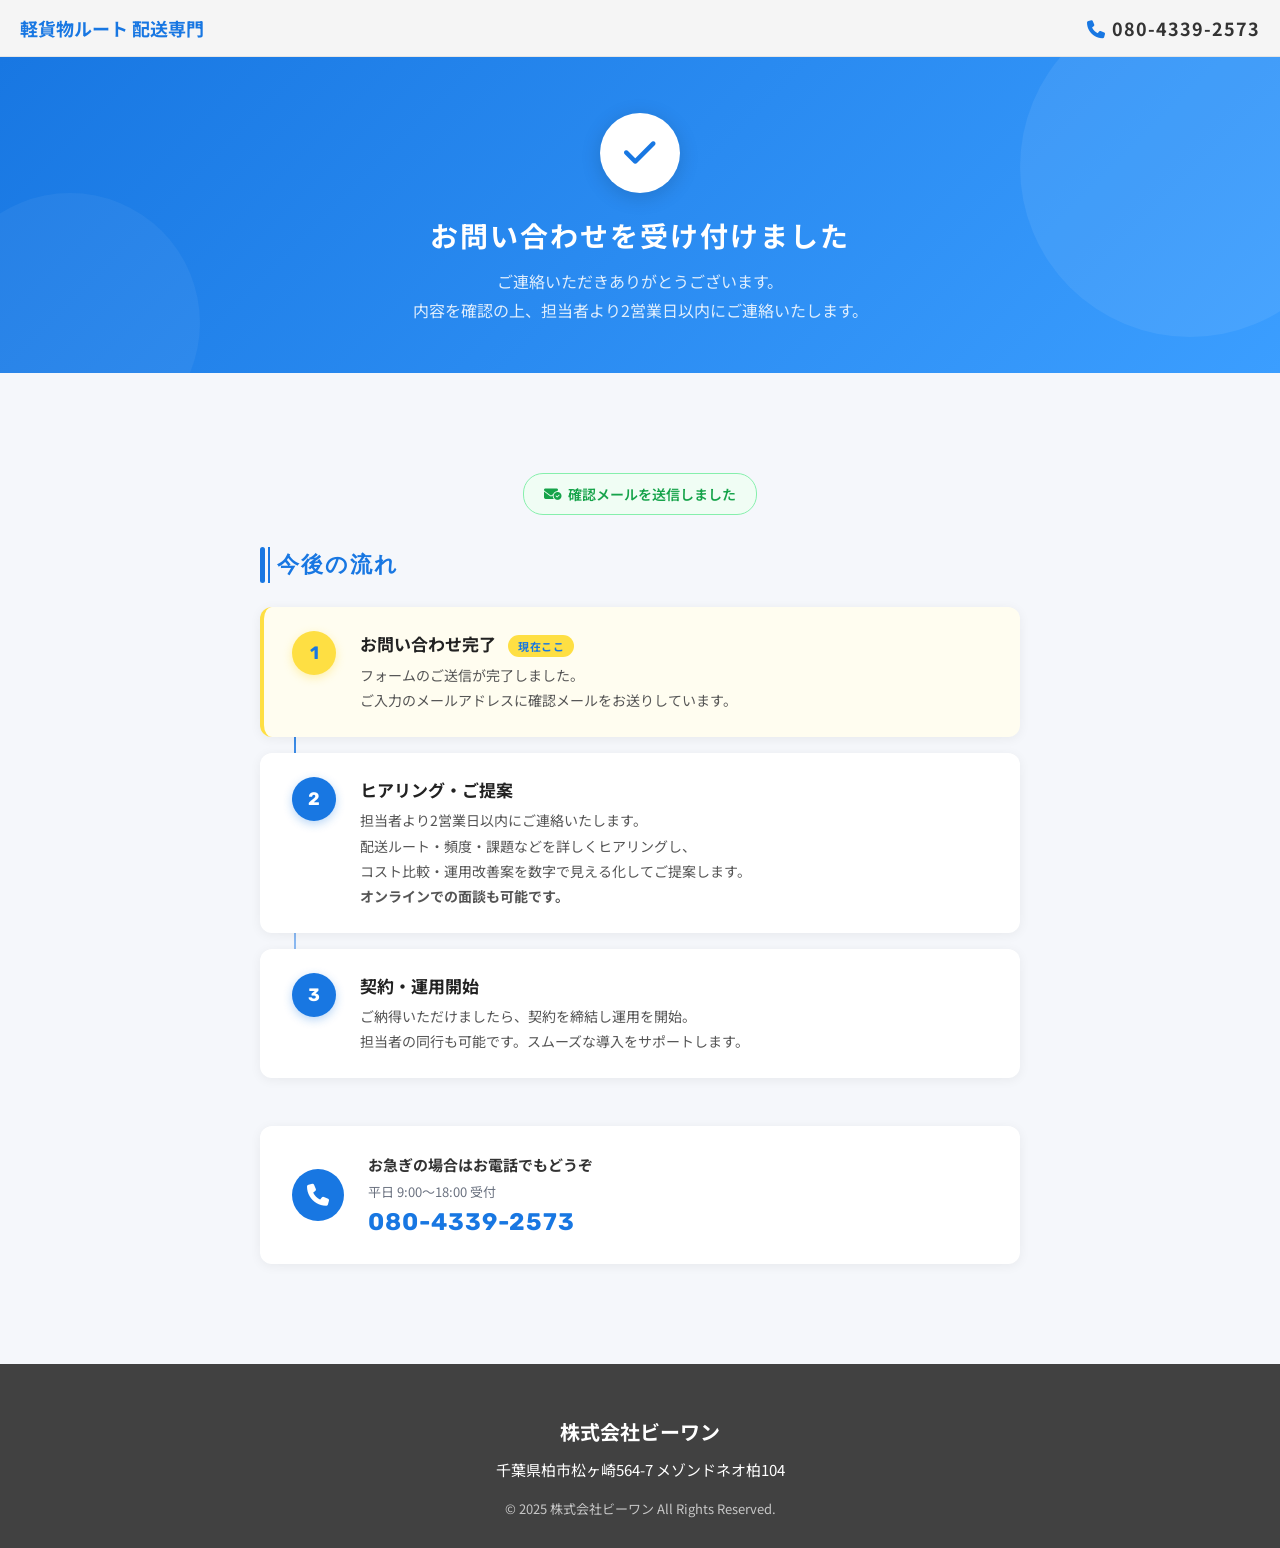
<file: contact/thanks/index.html>
<!doctype html>
<html lang="ja">
  <head>
    <meta charset="UTF-8" />
    <!-- Google Tag Manager -->
    <script>(function(w,d,s,l,i){w[l]=w[l]||[];w[l].push({'gtm.start':
    new Date().getTime(),event:'gtm.js'});var f=d.getElementsByTagName(s)[0],
    j=d.createElement(s),dl=l!='dataLayer'?'&l='+l:'';j.async=true;j.src=
    'https://www.googletagmanager.com/gtm.js?id='+i+dl;f.parentNode.insertBefore(j,f);
    })(window,document,'script','dataLayer','GTM-MPXXKLJ9');</script>
    <!-- End Google Tag Manager -->
    <meta name="viewport" content="width=device-width, initial-scale=1.0" />
    <title>お問い合わせ完了 | 株式会社ビーワン</title>
    <link rel="preconnect" href="https://fonts.googleapis.com" />
    <link
      rel="stylesheet"
      href="https://cdnjs.cloudflare.com/ajax/libs/font-awesome/6.5.0/css/all.min.css"
    />
    <link rel="preconnect" href="https://fonts.gstatic.com" crossorigin />
    <link
      href="https://fonts.googleapis.com/css2?family=Inter:ital,opsz,wght@0,14..32,100..900;1,14..32,100..900&family=Montserrat:ital,wght@0,100..900;1,100..900&family=Noto+Sans+JP:wght@100..900&family=Rubik:ital,wght@0,300..900;1,300..900&display=swap"
      rel="stylesheet"
    />
    <style>
      /* ===== RESET & BASE ===== */
      *, *::before, *::after { margin: 0; padding: 0; box-sizing: border-box; }
      html { scroll-behavior: smooth; }

      body {
        font-family: "Noto Sans JP", sans-serif;
        font-weight: 400;
        background: #f5f7fb;
        color: #333;
        min-height: 100vh;
        display: flex;
        flex-direction: column;
      }

      /* ===== NAVBAR ===== */
      .navbar {
        background: #f5f5f5;
        padding: 15px 20px;
        display: flex;
        gap: 25px;
        justify-content: space-between;
        align-items: center;
        border-bottom: 1px solid #e5e5e5;
      }
      .navbar .tag p {
        color: #1877e2;
        font-weight: 700;
        font-size: 18px;
      }
      .navbar .tel {
        font-weight: 700;
        font-size: 18px;
        color: #333;
        letter-spacing: 1px;
      }
      .navbar .tel i {
        color: #1877e2;
        margin-right: 6px;
      }

      /* ===== MAIN WRAPPER ===== */
      main {
        flex: 1;
        display: flex;
        flex-direction: column;
        align-items: center;
        justify-content: flex-start;
        padding: 60px 20px 100px;
      }

      /* ===== HERO BAND ===== */
      .thanks-hero {
        width: 100%;
        background: linear-gradient(135deg, #1877e2 0%, #3b9eff 100%);
        text-align: center;
        padding: 56px 20px 48px;
        position: relative;
        overflow: hidden;
      }
      .thanks-hero::before {
        content: "";
        position: absolute;
        top: -60px; right: -80px;
        width: 340px; height: 340px;
        background: rgba(255,255,255,0.07);
        border-radius: 50%;
      }
      .thanks-hero::after {
        content: "";
        position: absolute;
        bottom: -80px; left: -60px;
        width: 260px; height: 260px;
        background: rgba(255,255,255,0.05);
        border-radius: 50%;
      }
      .thanks-hero .check-circle {
        width: 80px; height: 80px;
        background: #fff;
        border-radius: 50%;
        display: flex; align-items: center; justify-content: center;
        margin: 0 auto 22px;
        box-shadow: 0 4px 20px rgba(0,0,0,0.15);
        animation: popIn 0.6s cubic-bezier(0.22, 1, 0.36, 1) both;
      }
      .thanks-hero .check-circle i {
        font-size: 36px;
        color: #1877e2;
      }
      .thanks-hero h1 {
        font-size: 28px;
        font-weight: 700;
        color: #fff;
        letter-spacing: 2px;
        animation: slideUp 0.6s 0.1s ease both;
      }
      .thanks-hero p {
        margin-top: 12px;
        font-size: 16px;
        color: rgba(255,255,255,0.85);
        line-height: 1.8;
        animation: slideUp 0.6s 0.2s ease both;
      }

      /* ===== CONTENT AREA ===== */
      .content {
        width: 100%;
        max-width: 760px;
        display: flex;
        flex-direction: column;
        gap: 32px;
        margin-top: 40px;
      }

      /* ===== EMAIL SENT BADGE ===== */
      .email-sent-wrap {
        text-align: center;
        animation: slideUp 0.6s 0.3s ease both;
      }
      .email-sent-badge {
        display: inline-flex;
        align-items: center;
        gap: 6px;
        background: #f0fdf4;
        border: 1px solid #86efac;
        color: #16a34a;
        font-size: 14px;
        font-weight: 600;
        padding: 10px 20px;
        border-radius: 20px;
      }

      /* ===== NEXT STEPS ===== */
      .steps-section {
        animation: slideUp 0.6s 0.4s ease both;
      }
      .section-heading {
        display: flex;
        align-items: center;
        gap: 12px;
        margin-bottom: 24px;
      }
      .section-heading .bar {
        width: 5px;
        height: 36px;
        background: #1877e2;
        border-radius: 3px;
        flex-shrink: 0;
        position: relative;
      }
      .section-heading .bar::after {
        content: "";
        position: absolute;
        top: 0; right: -5px;
        height: 100%; width: 40%;
        background: #1877e2;
      }
      .section-heading h2 {
        font-size: 22px;
        font-weight: 700;
        color: #1877e2;
        font-family: "Inter", sans-serif;
        letter-spacing: 2px;
      }

      .steps-list {
        display: flex;
        flex-direction: column;
        gap: 0;
        position: relative;
      }
      .steps-list::before {
        content: "";
        position: absolute;
        left: 34px;
        top: 50px;
        bottom: 50px;
        width: 2px;
        background: linear-gradient(to bottom, #1877e2, #b3d0f7);
        border-radius: 2px;
      }

      .step-item {
        display: flex;
        align-items: flex-start;
        gap: 24px;
        background: #fff;
        border-radius: 12px;
        padding: 24px 28px;
        box-shadow: 0 2px 12px rgba(0,0,0,0.06);
        position: relative;
        z-index: 1;
        margin-bottom: 16px;
        border-left: 4px solid transparent;
        transition: border-color 0.3s, transform 0.3s;
      }
      .step-item:hover {
        border-left-color: #1877e2;
        transform: translateX(4px);
      }
      .step-item.active {
        border-left-color: #fedf43;
        background: #fffdf0;
      }
      .step-num {
        width: 44px; height: 44px;
        min-width: 44px;
        border-radius: 50%;
        background: #1877e2;
        color: #fff;
        font-family: "Rubik", sans-serif;
        font-weight: 700;
        font-size: 18px;
        display: flex; align-items: center; justify-content: center;
        box-shadow: 0 3px 10px rgba(24,119,226,0.3);
      }
      .step-item.active .step-num {
        background: #fedf43;
        color: #1877e2;
        box-shadow: 0 3px 10px rgba(254,223,67,0.4);
      }
      .step-body h3 {
        font-size: 17px;
        font-weight: 700;
        color: #222;
        margin-bottom: 6px;
      }
      .step-body p {
        font-size: 14px;
        color: #555;
        line-height: 1.8;
      }
      .step-badge {
        display: inline-block;
        background: #fedf43;
        color: #1877e2;
        font-size: 11px;
        font-weight: 700;
        padding: 3px 10px;
        border-radius: 20px;
        margin-left: 8px;
        vertical-align: middle;
        letter-spacing: 0.5px;
      }

      /* ===== CONTACT INFO ===== */
      .contact-card {
        background: #fff;
        border-radius: 12px;
        padding: 28px 32px;
        box-shadow: 0 2px 12px rgba(0,0,0,0.06);
        display: flex;
        align-items: center;
        gap: 24px;
        animation: slideUp 0.6s 0.5s ease both;
      }
      .contact-card .icon-box {
        width: 52px; height: 52px;
        background: #1877e2;
        border-radius: 50%;
        display: flex; align-items: center; justify-content: center;
        flex-shrink: 0;
        font-size: 22px;
        color: #fff;
      }
      .contact-card .info h3 {
        font-size: 15px;
        font-weight: 700;
        color: #333;
        margin-bottom: 6px;
      }
      .contact-card .info p {
        font-size: 13px;
        color: #6b7280;
        line-height: 1.7;
      }
      .contact-card .tel-number {
        font-family: "Rubik", sans-serif;
        font-size: 24px;
        font-weight: 700;
        color: #1877e2;
        margin-top: 4px;
        letter-spacing: 1px;
      }

      /* ===== FOOTER ===== */
      footer {
        background: #414141;
        color: white;
        text-align: center;
        padding: 50px 20px 30px;
      }
      footer p {
        font-weight: 700;
        font-size: 20px;
        line-height: 1.8;
        margin-bottom: 6px;
      }
      footer small {
        color: rgba(255,255,255,0.7);
        font-size: 13px;
        margin-top: 16px;
        display: block;
      }

      /* ===== ANIMATIONS ===== */
      @keyframes popIn {
        0%   { transform: scale(0.5); opacity: 0; }
        70%  { transform: scale(1.1); }
        100% { transform: scale(1);   opacity: 1; }
      }
      @keyframes slideUp {
        from { opacity: 0; transform: translateY(20px); }
        to   { opacity: 1; transform: translateY(0); }
      }

      /* ===== RESPONSIVE ===== */
      @media (max-width: 600px) {
        .thanks-hero h1 { font-size: 20px; }
        .step-item { padding: 18px 16px; gap: 16px; }
        .steps-list::before { left: 26px; }
        .contact-card { flex-direction: column; text-align: center; }
        .navbar .tel { font-size: 14px; }
        .navbar .tag p { font-size: 14px; }
      }
    </style>
  </head>

  <body>
    <!-- Google Tag Manager (noscript) -->
    <noscript><iframe src="https://www.googletagmanager.com/ns.html?id=GTM-MPXXKLJ9"
    height="0" width="0" style="display:none;visibility:hidden"></iframe></noscript>
    <!-- End Google Tag Manager (noscript) -->

    <!-- NAVBAR -->
    <header class="navbar">
      <div class="tag">
        <p>軽貨物ルート 配送専門</p>
      </div>
      <div class="tel">
        <i class="fa-solid fa-phone"></i>080-4339-2573
      </div>
    </header>

    <!-- HERO BAND -->
    <section class="thanks-hero">
      <div class="check-circle">
        <i class="fa-solid fa-check"></i>
      </div>
      <h1>お問い合わせを受け付けました</h1>
      <p>
        ご連絡いただきありがとうございます。<br />
        内容を確認の上、担当者より2営業日以内にご連絡いたします。
      </p>
    </section>

    <!-- MAIN -->
    <main>
      <div class="content">

        <!-- メール送信済みバッジ -->
        <div class="email-sent-wrap">
          <span class="email-sent-badge">
            <i class="fa-solid fa-envelope-circle-check"></i>
            確認メールを送信しました
          </span>
        </div>

        <!-- 次のステップ -->
        <div class="steps-section">
          <div class="section-heading">
            <div class="bar"></div>
            <h2>今後の流れ</h2>
          </div>

          <div class="steps-list">

            <div class="step-item active">
              <div class="step-num">1</div>
              <div class="step-body">
                <h3>お問い合わせ完了 <span class="step-badge">現在ここ</span></h3>
                <p>
                  フォームのご送信が完了しました。<br />
                  ご入力のメールアドレスに確認メールをお送りしています。
                </p>
              </div>
            </div>

            <div class="step-item">
              <div class="step-num">2</div>
              <div class="step-body">
                <h3>ヒアリング・ご提案</h3>
                <p>
                  担当者より2営業日以内にご連絡いたします。<br />
                  配送ルート・頻度・課題などを詳しくヒアリングし、<br />
                  コスト比較・運用改善案を数字で見える化してご提案します。<br />
                  <strong>オンラインでの面談も可能です。</strong>
                </p>
              </div>
            </div>

            <div class="step-item">
              <div class="step-num">3</div>
              <div class="step-body">
                <h3>契約・運用開始</h3>
                <p>
                  ご納得いただけましたら、契約を締結し運用を開始。<br />
                  担当者の同行も可能です。スムーズな導入をサポートします。
                </p>
              </div>
            </div>

          </div>
        </div>

        <!-- 電話でのお問い合わせ -->
        <div class="contact-card">
          <div class="icon-box">
            <i class="fa-solid fa-phone"></i>
          </div>
          <div class="info">
            <h3>お急ぎの場合はお電話でもどうぞ</h3>
            <p>平日 9:00〜18:00 受付</p>
            <div class="tel-number">080-4339-2573</div>
          </div>
        </div>

      </div>
    </main>

    <!-- FOOTER -->
    <footer>
      <p>株式会社ビーワン</p>
      <p style="font-size:15px; font-weight:400;">千葉県柏市松ヶ崎564-7 メゾンドネオ柏104</p>
      <small>© 2025 株式会社ビーワン All Rights Reserved.</small>
    </footer>

  </body>
</html>
</file>
